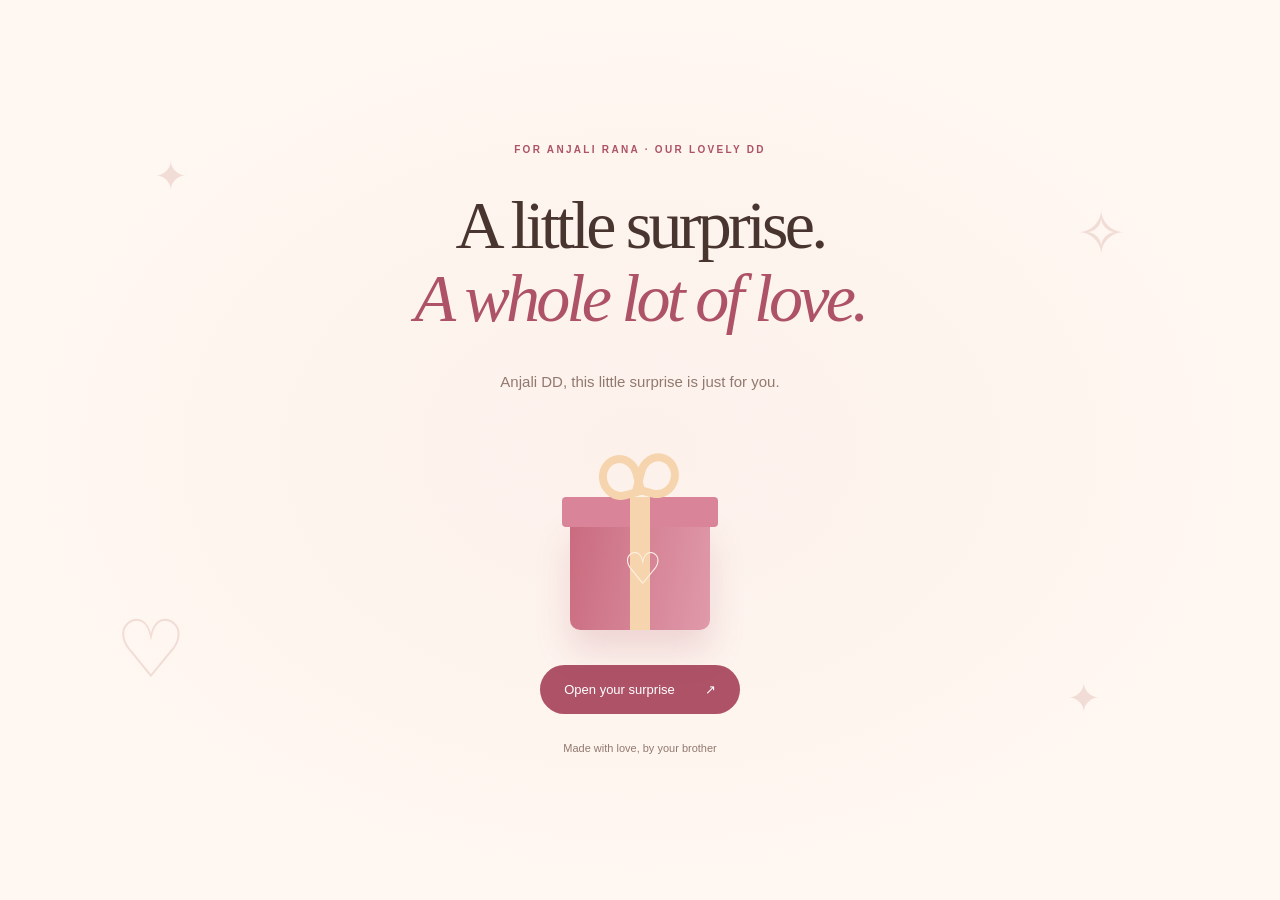
<file: index.html>
<!doctype html>
<html lang="en">
<head>
<meta charset="utf-8"><meta name="viewport" content="width=device-width,initial-scale=1">
<meta name="theme-color" content="#fff7f1"><meta name="description" content="A birthday surprise for Anjali Rana, our lovely DD. Made with love by Basanta.">
<title>Happy Birthday, Anjali DD ♡</title>
<link rel="stylesheet" href="style.css"><script src="script.js" defer></script>
</head>
<body>
<div class="ambient" aria-hidden="true"><span>✦</span><span>♡</span><span>✧</span><span>✦</span></div>
<canvas id="confetti" aria-hidden="true"></canvas>
<section id="opening" class="opening" aria-labelledby="opening-title">
  <p class="eyebrow">FOR ANJALI RANA · OUR LOVELY DD</p>
  <h1 id="opening-title">A little surprise.<br><em>A whole lot of love.</em></h1>
  <p class="subtitle">Anjali DD, this little surprise is just for you.</p>
  <button id="gift" class="gift" aria-label="Open your birthday gift"><span class="bow"></span><span class="lid"></span><span class="box"></span><span class="gift-heart">♡</span></button>
  <button id="open" class="primary">Open your surprise <span>↗</span></button>
  <p class="small">Made with love, by your brother</p>
</section>
<main id="celebration" hidden>
  <header><a class="brand" href="#home">For you, always <span>♡</span></a><button id="celebrate" class="text-button">More confetti ✦</button></header>
  <section id="home" class="hero">
    <p class="eyebrow">TODAY IS ALL ABOUT YOU</p>
    <div class="birthday-seal" aria-hidden="true">✧<span>MAKE A<br>WISH</span>✧</div>
    <h1>Happy Birthday,<br><em id="sister-name">Anjali DD.</em></h1>
    <p class="eyebrow">ANJALI RANA · जन्मदिनको शुभकामना, DD!</p>
    <p class="subtitle">Life is a little brighter, a little warmer, and a lot more beautiful with you in it.</p>
    <a class="primary" href="#memories">A few reasons to smile <span>↓</span></a>
    <p class="handwritten">Here's to your beautiful next chapter ♡</p>
  </section>
  <section id="memories" class="memories">
    <div class="section-heading"><div><p class="eyebrow">LITTLE MOMENTS, BIG FEELINGS</p><h2>A scrapbook of <em>you.</em></h2></div><p>Some smiles deserve to be kept forever.</p></div>
    <div id="gallery" class="gallery" aria-live="polite"></div>
    <p id="no-photos" class="photo-note" hidden>Our best memories aren't always in photos.<br>They're in the moments we share. ♡</p>
  </section>
  <section class="letter-section"><article class="letter"><p class="eyebrow">A NOTE FROM YOUR BROTHER</p><h2>Dear <em id="letter-name">Anjali DD,</em></h2><div id="letter-text"><p>Happy Birthday, Anjali DD! You are family, and I’m happy to have you as a big sister in my life. This little surprise is my way of sending you love on your special day.</p><p>I wish you good health, happiness, and the courage to follow your dreams. May this year bring you new opportunities, lovely moments, and plenty of reasons to smile.</p><p>Keep being yourself, DD. I’ll always be cheering you on. जन्मदिनको धेरै धेरै शुभकामना! ♡</p></div><p class="handwritten signature">With love, <span id="sender">Basanta</span> ♡</p></article></section>
  <section class="wish"><p class="eyebrow">ONE LAST LITTLE THING</p><h2>Close your eyes.<br><em>Make a wish.</em></h2><button id="candle" class="candle" aria-label="Blow out the birthday candle"><span class="flame"></span><span class="wax"></span><span class="cake">🎂</span></button><p id="wish-text" aria-live="polite">Tap the candle when you're ready.</p><button id="replay" class="text-button">Open your gift again ↺</button></section>
  <footer>Made with love. Just for you. <span>♡</span></footer>
</main>
<dialog id="lightbox" aria-label="Birthday photo"><button id="close-photo" class="close" aria-label="Close photo">×</button><img id="full-photo" alt=""><p id="photo-caption"></p></dialog>
</body></html>
</file>
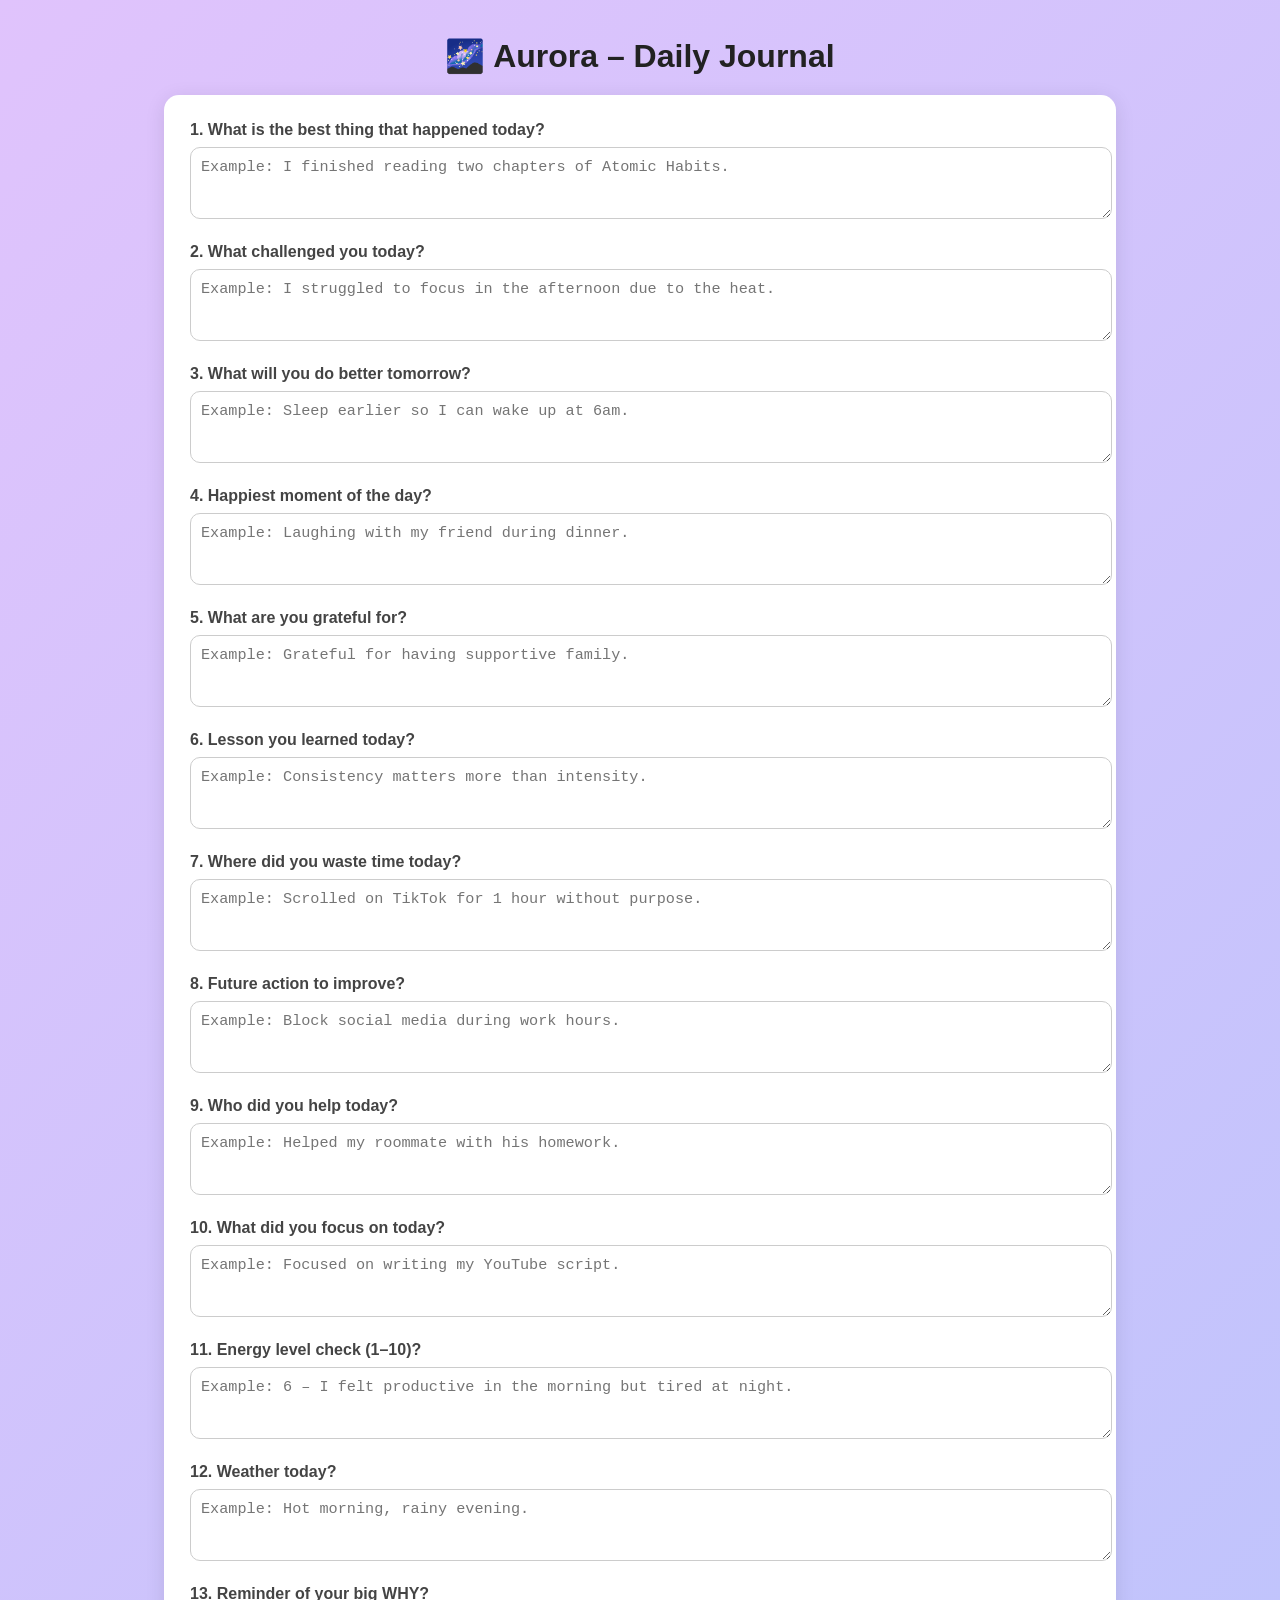
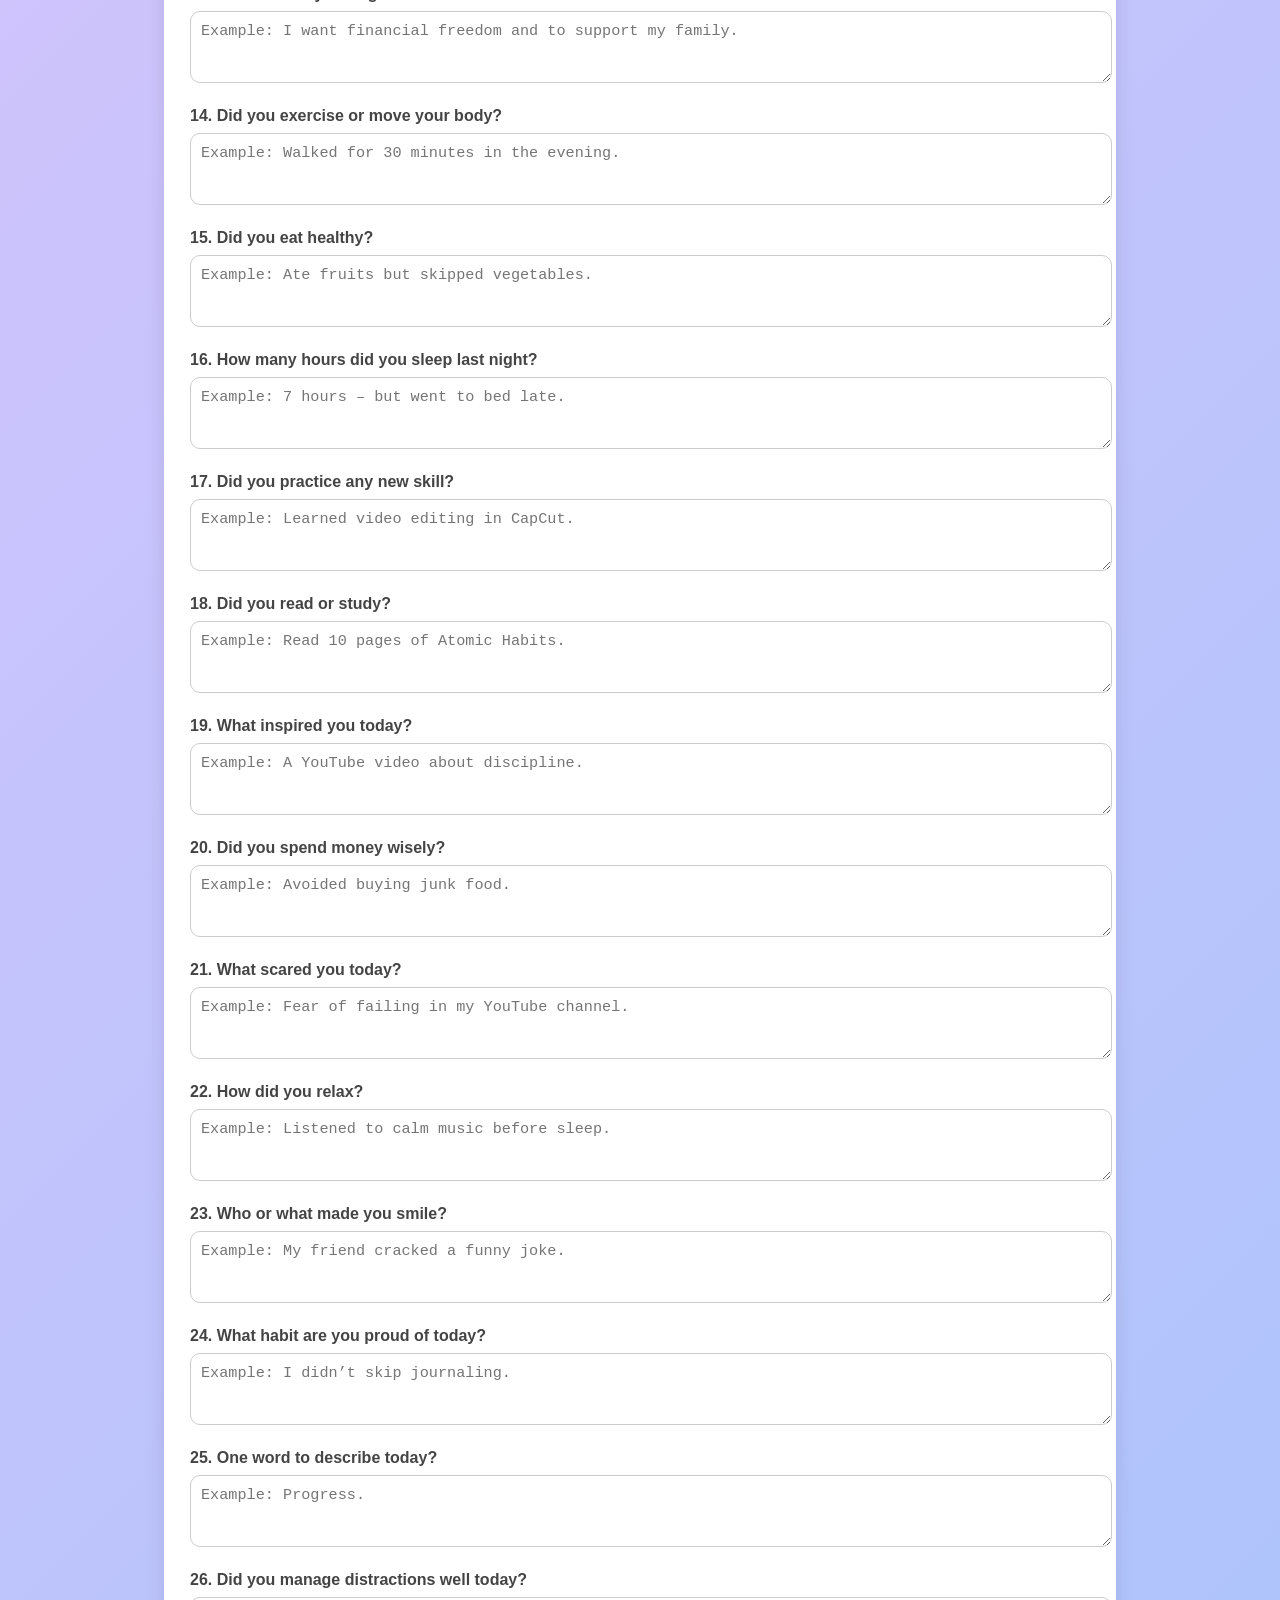
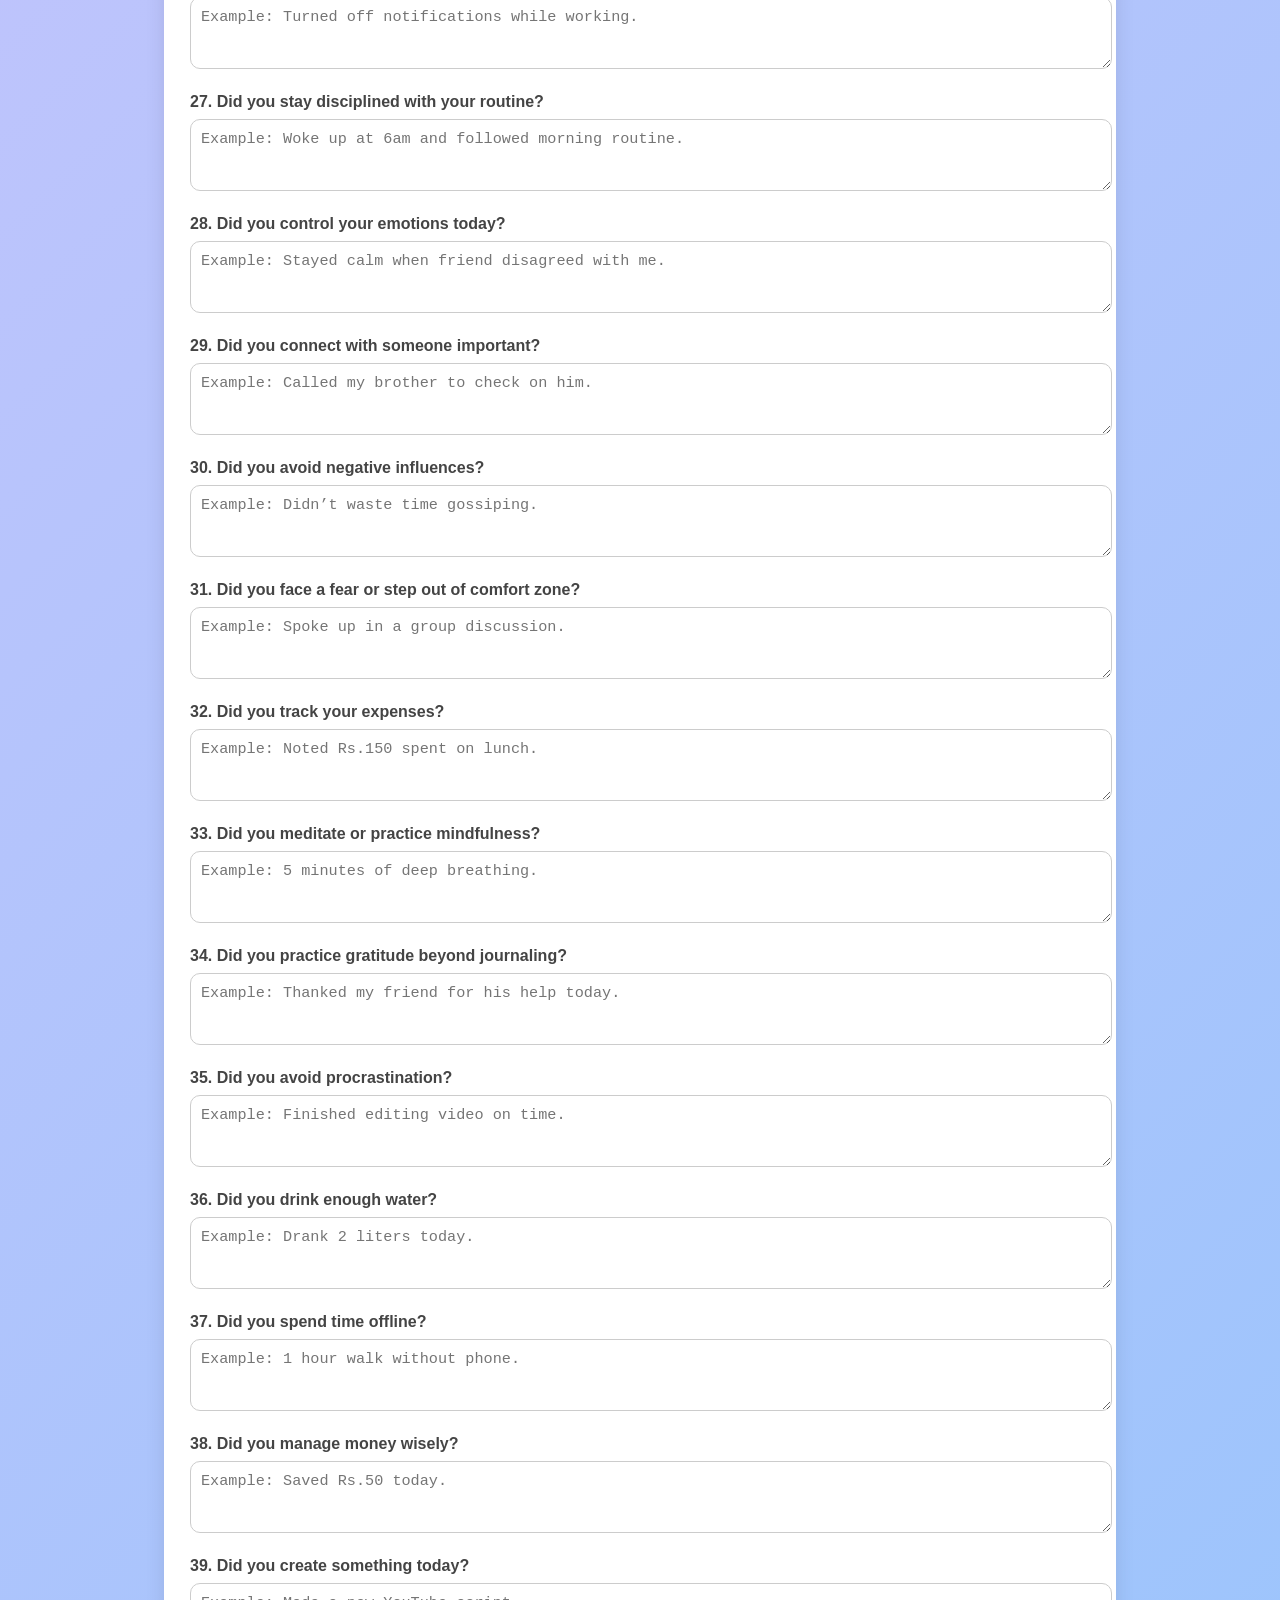
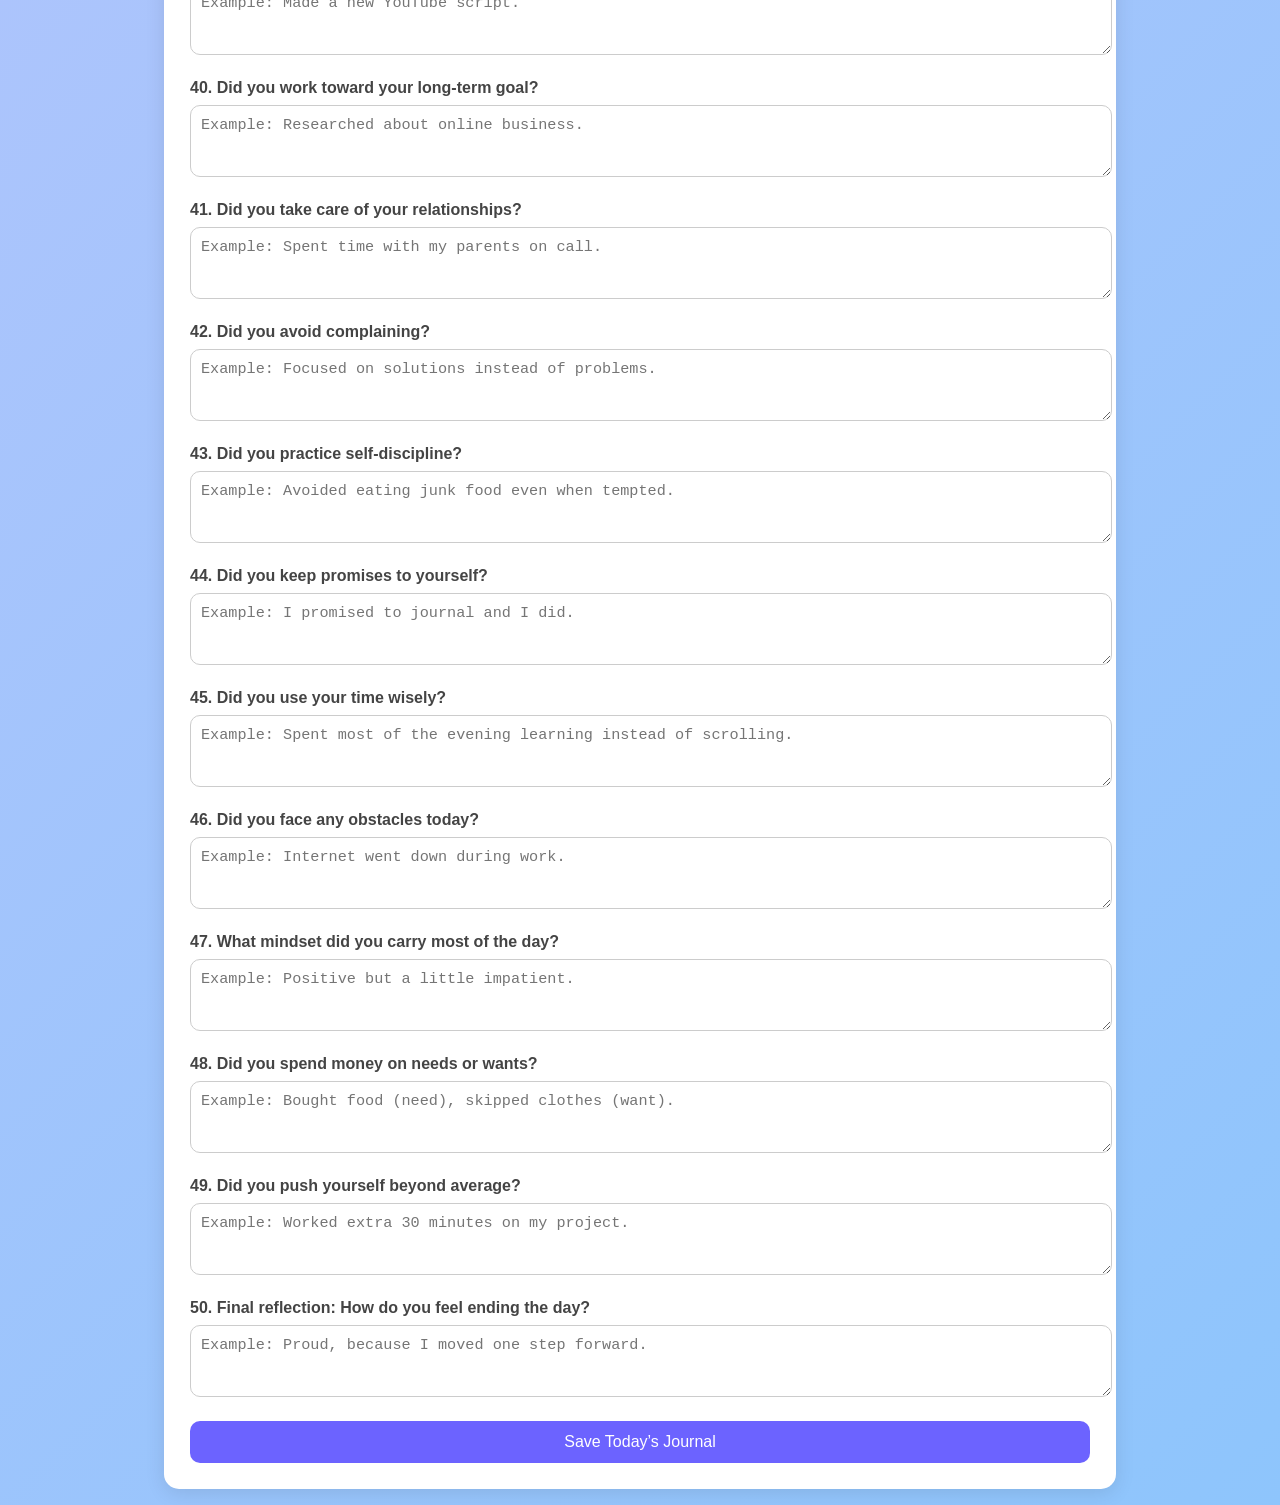
<file: journal.html>
<!DOCTYPE html>
<html lang="en">
<head>
  <meta charset="UTF-8">
  <title>Aurora – Daily Journal</title>
  <style>
    body {
      font-family: 'Segoe UI', Tahoma, sans-serif;
      background: linear-gradient(135deg, #e0c3fc 0%, #8ec5fc 100%);
      margin: 1;
      padding: 8px;
      color: #333;
    }
    h1 {
      text-align: center;
      margin-bottom: 20px;
      font-size: 2rem;
      color: #222;
    }
    .journal-container {
      max-width: 900px;
      margin: auto;
      background: #fff;
      padding: 26px;
      border-radius: 15px;
      box-shadow: 0 4px 20px rgba(0,0,0,0.1);
    }
    .entry {
      margin-bottom: 20px;
    }
    .entry label {
      font-weight: bold;
      display: block;
      margin-bottom: 8px;
      color: #444;
    }
    .entry textarea {
      width: 100%;
      padding: 10px;
      border: 1px solid #ccc;
      border-radius: 10px;
      font-size: 0.95rem;
      resize: vertical;
      min-height: 50px;
    }
    button {
      background: #6c63ff;
      color: #fff;
      border: none;
      padding: 12px 20px;
      border-radius: 10px;
      font-size: 1rem;
      cursor: pointer;
      margin-top: 20px;
      display: block;
      width: 100%;
    }
    button:hover {
      background: #5a52d4;
    }
  </style>
</head>
<body>
  <h1>🌌 Aurora – Daily Journal</h1>
  <div class="journal-container">
    
    <div class="entry">
      <label>1. What is the best thing that happened today?</label>
      <textarea placeholder="Example: I finished reading two chapters of Atomic Habits."></textarea>
    </div>
    
    <div class="entry">
      <label>2. What challenged you today?</label>
      <textarea placeholder="Example: I struggled to focus in the afternoon due to the heat."></textarea>
    </div>
    
    <div class="entry">
      <label>3. What will you do better tomorrow?</label>
      <textarea placeholder="Example: Sleep earlier so I can wake up at 6am."></textarea>
    </div>
    
    <div class="entry">
      <label>4. Happiest moment of the day?</label>
      <textarea placeholder="Example: Laughing with my friend during dinner."></textarea>
    </div>
    
    <div class="entry">
      <label>5. What are you grateful for?</label>
      <textarea placeholder="Example: Grateful for having supportive family."></textarea>
    </div>
    
    <div class="entry">
      <label>6. Lesson you learned today?</label>
      <textarea placeholder="Example: Consistency matters more than intensity."></textarea>
    </div>
    
    <div class="entry">
      <label>7. Where did you waste time today?</label>
      <textarea placeholder="Example: Scrolled on TikTok for 1 hour without purpose."></textarea>
    </div>
    
    <div class="entry">
      <label>8. Future action to improve?</label>
      <textarea placeholder="Example: Block social media during work hours."></textarea>
    </div>
    
    <div class="entry">
      <label>9. Who did you help today?</label>
      <textarea placeholder="Example: Helped my roommate with his homework."></textarea>
    </div>
    
    <div class="entry">
      <label>10. What did you focus on today?</label>
      <textarea placeholder="Example: Focused on writing my YouTube script."></textarea>
    </div>
    
    <div class="entry">
      <label>11. Energy level check (1–10)?</label>
      <textarea placeholder="Example: 6 – I felt productive in the morning but tired at night."></textarea>
    </div>
    
    <div class="entry">
      <label>12. Weather today?</label>
      <textarea placeholder="Example: Hot morning, rainy evening."></textarea>
    </div>
    
    <div class="entry">
      <label>13. Reminder of your big WHY?</label>
      <textarea placeholder="Example: I want financial freedom and to support my family."></textarea>
    </div>
    
    <div class="entry">
      <label>14. Did you exercise or move your body?</label>
      <textarea placeholder="Example: Walked for 30 minutes in the evening."></textarea>
    </div>
    
    <div class="entry">
      <label>15. Did you eat healthy?</label>
      <textarea placeholder="Example: Ate fruits but skipped vegetables."></textarea>
    </div>
    
    <div class="entry">
      <label>16. How many hours did you sleep last night?</label>
      <textarea placeholder="Example: 7 hours – but went to bed late."></textarea>
    </div>
    
    <div class="entry">
      <label>17. Did you practice any new skill?</label>
      <textarea placeholder="Example: Learned video editing in CapCut."></textarea>
    </div>
    
    <div class="entry">
      <label>18. Did you read or study?</label>
      <textarea placeholder="Example: Read 10 pages of Atomic Habits."></textarea>
    </div>
    
    <div class="entry">
      <label>19. What inspired you today?</label>
      <textarea placeholder="Example: A YouTube video about discipline."></textarea>
    </div>
    
    <div class="entry">
      <label>20. Did you spend money wisely?</label>
      <textarea placeholder="Example: Avoided buying junk food."></textarea>
    </div>
    
    <div class="entry">
      <label>21. What scared you today?</label>
      <textarea placeholder="Example: Fear of failing in my YouTube channel."></textarea>
    </div>
    
    <div class="entry">
      <label>22. How did you relax?</label>
      <textarea placeholder="Example: Listened to calm music before sleep."></textarea>
    </div>
    
    <div class="entry">
      <label>23. Who or what made you smile?</label>
      <textarea placeholder="Example: My friend cracked a funny joke."></textarea>
    </div>
    
    <div class="entry">
      <label>24. What habit are you proud of today?</label>
      <textarea placeholder="Example: I didn’t skip journaling."></textarea>
    </div>
    
    <div class="entry">
      <label>25. One word to describe today?</label>
      <textarea placeholder="Example: Progress."></textarea>
    </div>
    
        <div class="entry">
      <label>26. Did you manage distractions well today?</label>
      <textarea placeholder="Example: Turned off notifications while working."></textarea>
    </div>

    <div class="entry">
      <label>27. Did you stay disciplined with your routine?</label>
      <textarea placeholder="Example: Woke up at 6am and followed morning routine."></textarea>
    </div>

    <div class="entry">
      <label>28. Did you control your emotions today?</label>
      <textarea placeholder="Example: Stayed calm when friend disagreed with me."></textarea>
    </div>

    <div class="entry">
      <label>29. Did you connect with someone important?</label>
      <textarea placeholder="Example: Called my brother to check on him."></textarea>
    </div>

    <div class="entry">
      <label>30. Did you avoid negative influences?</label>
      <textarea placeholder="Example: Didn’t waste time gossiping."></textarea>
    </div>

    <div class="entry">
      <label>31. Did you face a fear or step out of comfort zone?</label>
      <textarea placeholder="Example: Spoke up in a group discussion."></textarea>
    </div>

    <div class="entry">
      <label>32. Did you track your expenses?</label>
      <textarea placeholder="Example: Noted Rs.150 spent on lunch."></textarea>
    </div>

    <div class="entry">
      <label>33. Did you meditate or practice mindfulness?</label>
      <textarea placeholder="Example: 5 minutes of deep breathing."></textarea>
    </div>

    <div class="entry">
      <label>34. Did you practice gratitude beyond journaling?</label>
      <textarea placeholder="Example: Thanked my friend for his help today."></textarea>
    </div>

    <div class="entry">
      <label>35. Did you avoid procrastination?</label>
      <textarea placeholder="Example: Finished editing video on time."></textarea>
    </div>

    <div class="entry">
      <label>36. Did you drink enough water?</label>
      <textarea placeholder="Example: Drank 2 liters today."></textarea>
    </div>

    <div class="entry">
      <label>37. Did you spend time offline?</label>
      <textarea placeholder="Example: 1 hour walk without phone."></textarea>
    </div>

    <div class="entry">
      <label>38. Did you manage money wisely?</label>
      <textarea placeholder="Example: Saved Rs.50 today."></textarea>
    </div>

    <div class="entry">
      <label>39. Did you create something today?</label>
      <textarea placeholder="Example: Made a new YouTube script."></textarea>
    </div>

    <div class="entry">
      <label>40. Did you work toward your long-term goal?</label>
      <textarea placeholder="Example: Researched about online business."></textarea>
    </div>

    <div class="entry">
      <label>41. Did you take care of your relationships?</label>
      <textarea placeholder="Example: Spent time with my parents on call."></textarea>
    </div>

    <div class="entry">
      <label>42. Did you avoid complaining?</label>
      <textarea placeholder="Example: Focused on solutions instead of problems."></textarea>
    </div>

    <div class="entry">
      <label>43. Did you practice self-discipline?</label>
      <textarea placeholder="Example: Avoided eating junk food even when tempted."></textarea>
    </div>

    <div class="entry">
      <label>44. Did you keep promises to yourself?</label>
      <textarea placeholder="Example: I promised to journal and I did."></textarea>
    </div>

    <div class="entry">
      <label>45. Did you use your time wisely?</label>
      <textarea placeholder="Example: Spent most of the evening learning instead of scrolling."></textarea>
    </div>

    <div class="entry">
      <label>46. Did you face any obstacles today?</label>
      <textarea placeholder="Example: Internet went down during work."></textarea>
    </div>

    <div class="entry">
      <label>47. What mindset did you carry most of the day?</label>
      <textarea placeholder="Example: Positive but a little impatient."></textarea>
    </div>

    <div class="entry">
      <label>48. Did you spend money on needs or wants?</label>
      <textarea placeholder="Example: Bought food (need), skipped clothes (want)."></textarea>
    </div>

    <div class="entry">
      <label>49. Did you push yourself beyond average?</label>
      <textarea placeholder="Example: Worked extra 30 minutes on my project."></textarea>
    </div>

    <div class="entry">
      <label>50. Final reflection: How do you feel ending the day?</label>
      <textarea placeholder="Example: Proud, because I moved one step forward."></textarea>
    </div>

    
    <button>Save Today’s Journal</button>
  </div>
</body>
</html>
</file>
<file: style.css>
:root{--paper:#fff7f1;--ink:#49352f;--rose:#ad5267;--muted:#927970;--line:#eadbd1}*{box-sizing:border-box}html{scroll-behavior:smooth;scroll-padding-top:30px}body{margin:0;background:var(--paper);color:var(--ink);font-family:Arial,sans-serif}button,a{-webkit-tap-highlight-color:transparent}button{font:inherit;cursor:pointer}a{color:inherit;text-decoration:none}button:focus-visible,a:focus-visible{outline:3px solid var(--rose);outline-offset:6px}[hidden]{display:none!important}h1,h2{font-family:Georgia,serif;font-weight:400;letter-spacing:-.055em;margin:20px 0}h1{font-size:clamp(46px,7vw,88px);line-height:1.08}h2{font-size:clamp(36px,4.7vw,58px);line-height:1.12}em{font-weight:400;color:var(--rose)}p{line-height:1.8}.eyebrow{font-size:10px;letter-spacing:.23em;font-weight:700;color:var(--rose)}subtitle,.subtitle{font-size:15px;color:var(--muted);max-width:440px;margin:24px auto 30px}.small{font-size:11px;color:var(--muted);margin-top:25px}.primary{display:inline-flex;justify-content:center;align-items:center;gap:30px;background:var(--rose);color:white;padding:17px 24px;border:0;border-radius:100px;font-size:13px;transition:transform .2s,background .2s}.primary:hover{background:#934157;transform:translateY(-3px)}.opening{min-height:100svh;display:flex;flex-direction:column;align-items:center;justify-content:center;text-align:center;padding:45px 20px;transition:opacity .6s,transform .6s;background:radial-gradient(ellipse at center,#f7e4df55,transparent 70%)}.opening h1{font-size:clamp(40px,6vw,68px)}.opening .subtitle{margin:12px auto}.opening.leaving{opacity:0;transform:translateY(-25px)}.gift{position:relative;width:180px;height:175px;background:none;border:0;margin:48px 0 35px;animation:bob 3s ease-in-out infinite}.box{position:absolute;width:140px;height:110px;background:linear-gradient(100deg,#ca6b80,#e09aaa);left:20px;bottom:0;border-radius:3px 3px 10px 10px;box-shadow:0 20px 35px #a9516430}.box:after,.lid:after{content:'';position:absolute;left:calc(50% - 10px);width:20px;height:100%;background:#f6d5ae}.lid{position:absolute;width:156px;height:30px;left:12px;top:42px;background:#d98498;border-radius:4px;z-index:2;transition:transform .75s,opacity .75s}.bow{position:absolute;left:49px;top:0;width:42px;height:45px;border:8px solid #f6d5ae;border-radius:50% 50% 0 50%;transform:rotate(-15deg);z-index:3;transition:transform .75s,opacity .75s}.bow:after{content:'';position:absolute;left:29px;top:0;width:26px;height:29px;border:8px solid #f6d5ae;border-radius:50% 50% 50% 0;transform:rotate(30deg)}.gift-heart{position:absolute;z-index:1;font:44px Georgia;left:73px;bottom:35px;color:#fff2e4}.gift.opened{animation:none}.gift.opened .lid{transform:translate(30px,-100px) rotate(25deg);opacity:0}.gift.opened .bow{transform:translate(30px,-100px) rotate(25deg);opacity:0}.ambient{position:absolute;inset:0 0 auto;height:100vh;overflow:hidden;pointer-events:none;color:#c8908840}.ambient span{position:absolute;font:40px Georgia;animation:bob 5s infinite}.ambient span:nth-child(1){top:17%;left:12%}.ambient span:nth-child(2){top:67%;left:9%;font-size:80px}.ambient span:nth-child(3){top:22%;right:12%;font-size:60px}.ambient span:nth-child(4){top:75%;right:14%}#confetti{position:fixed;inset:0;width:100%;height:100%;pointer-events:none;z-index:10}header{max-width:1100px;margin:auto;padding:26px 30px;display:flex;justify-content:space-between;align-items:center;gap:15px}.brand{font:italic 20px Georgia}.brand span,footer span{color:var(--rose)}.text-button{background:none;border:0;color:var(--rose);font-size:12px;padding:12px}.hero{text-align:center;padding:55px 24px 80px;animation:appear 1s both}.birthday-seal{width:86px;height:86px;border:1px solid #d5a38e;border-radius:50%;margin:25px auto 30px;display:flex;align-items:center;justify-content:center;gap:5px;color:#b47d65;transform:rotate(-10deg)}.birthday-seal span{font-size:10px;letter-spacing:.14em;line-height:1.5}.handwritten{font-family:Georgia,serif;font-style:italic;color:var(--rose);font-size:18px;margin-top:30px}.memories{max-width:1100px;margin:auto;padding:55px 30px 70px;border-top:1px solid var(--line)}.section-heading{display:flex;align-items:end;justify-content:space-between;gap:30px;margin-bottom:40px}.section-heading h2{margin-bottom:0}.section-heading>p{font-size:12px;color:var(--muted);max-width:200px}.gallery{display:grid;grid-template-columns:repeat(3,1fr);gap:28px}.polaroid{background:#fffdf9;border:1px solid #eee2d9;padding:12px 12px 20px;box-shadow:0 12px 28px #69473c0c;transform:rotate(-2deg);transition:transform .3s}.polaroid:nth-child(3n+2){transform:rotate(2deg)}.polaroid:hover{transform:rotate(0) translateY(-7px)}.polaroid img{width:100%;aspect-ratio:4/5;object-fit:cover;display:block;background:#f5e7df}.polaroid span{display:block;font:italic 17px Georgia;text-align:center;margin:18px 0 0;color:var(--muted)}.photo-note{text-align:center;padding:35px;color:var(--muted);font:italic 20px/1.8 Georgia}.letter-section{padding:50px 24px 70px;background:#f3e7df}.letter{position:relative;max-width:650px;margin:auto;padding:50px 55px;background:#fffcf7;box-shadow:0 14px 40px #593b2c08;transform:rotate(-1deg)}.letter:before{content:'';position:absolute;width:110px;height:30px;background:#d9bd9860;top:-12px;left:calc(50% - 55px);transform:rotate(-4deg)}.letter h2{font-size:40px}.letter p:not(.eyebrow):not(.signature){font-size:14px;line-height:1.95;color:#785e53}.signature{text-align:right}.wish{text-align:center;padding:80px 24px 55px}.wish>p:not(.eyebrow){color:var(--muted);font-size:13px}.candle{position:relative;width:110px;height:125px;border:0;background:none;margin:20px auto 0;display:block}.wax{position:absolute;height:43px;width:12px;background:repeating-linear-gradient(135deg,#e8a4b1 0 5px,#fff0dc 5px 10px);left:49px;top:32px}.flame{position:absolute;top:5px;left:47px;width:16px;height:24px;background:#e6ae4f;border-radius:80% 20% 60% 40%;transform:rotate(-15deg);box-shadow:0 0 22px #efc166aa;animation:flicker 1s infinite alternate}.cake{position:absolute;bottom:0;left:10px;font-size:78px}.candle.blown .flame{display:none}footer{text-align:center;font-size:11px;color:var(--muted);padding:25px;border-top:1px solid var(--line)}dialog{border:0;border-radius:12px;padding:15px;max-width:min(90vw,750px);background:#fffcf7}dialog::backdrop{background:#2b1b19d9}dialog img{display:block;max-width:100%;max-height:75vh;margin:auto;object-fit:contain}dialog p{text-align:center;color:var(--muted);margin:12px}.close{position:absolute;right:20px;top:20px;border:0;border-radius:50%;background:#fff;width:40px;height:40px;font-size:25px;box-shadow:0 2px 12px #0002}@keyframes bob{50%{transform:translateY(-10px)}}@keyframes appear{from{opacity:0;transform:translateY(20px)}to{opacity:1;transform:translateY(0)}}@keyframes flicker{to{transform:rotate(5deg) scale(.9)}}@media(max-width:650px){header{padding:20px}.brand{font-size:17px}.hero{padding:35px 20px 60px}.hero h1{font-size:48px}.memories{padding:35px 22px 50px}.section-heading{display:block}.section-heading>p{max-width:none}.gallery{grid-template-columns:repeat(2,1fr);gap:16px}.polaroid{padding:8px 8px 14px}.polaroid span{font-size:13px;margin-top:12px}.letter{padding:35px 27px}.wish{padding-top:55px}}@media(prefers-reduced-motion:reduce){*,*:before,*:after{animation:none!important;transition:none!important}html{scroll-behavior:auto}}

/* A balanced two-photo scrapbook, centered on larger screens. */
.gallery{grid-template-columns:repeat(2,minmax(0,1fr));max-width:740px;margin-inline:auto}.gallery:has(>.polaroid:only-child){grid-template-columns:minmax(0,350px);justify-content:center}@media(max-width:380px){.gallery{grid-template-columns:1fr;max-width:300px}}
</file>
